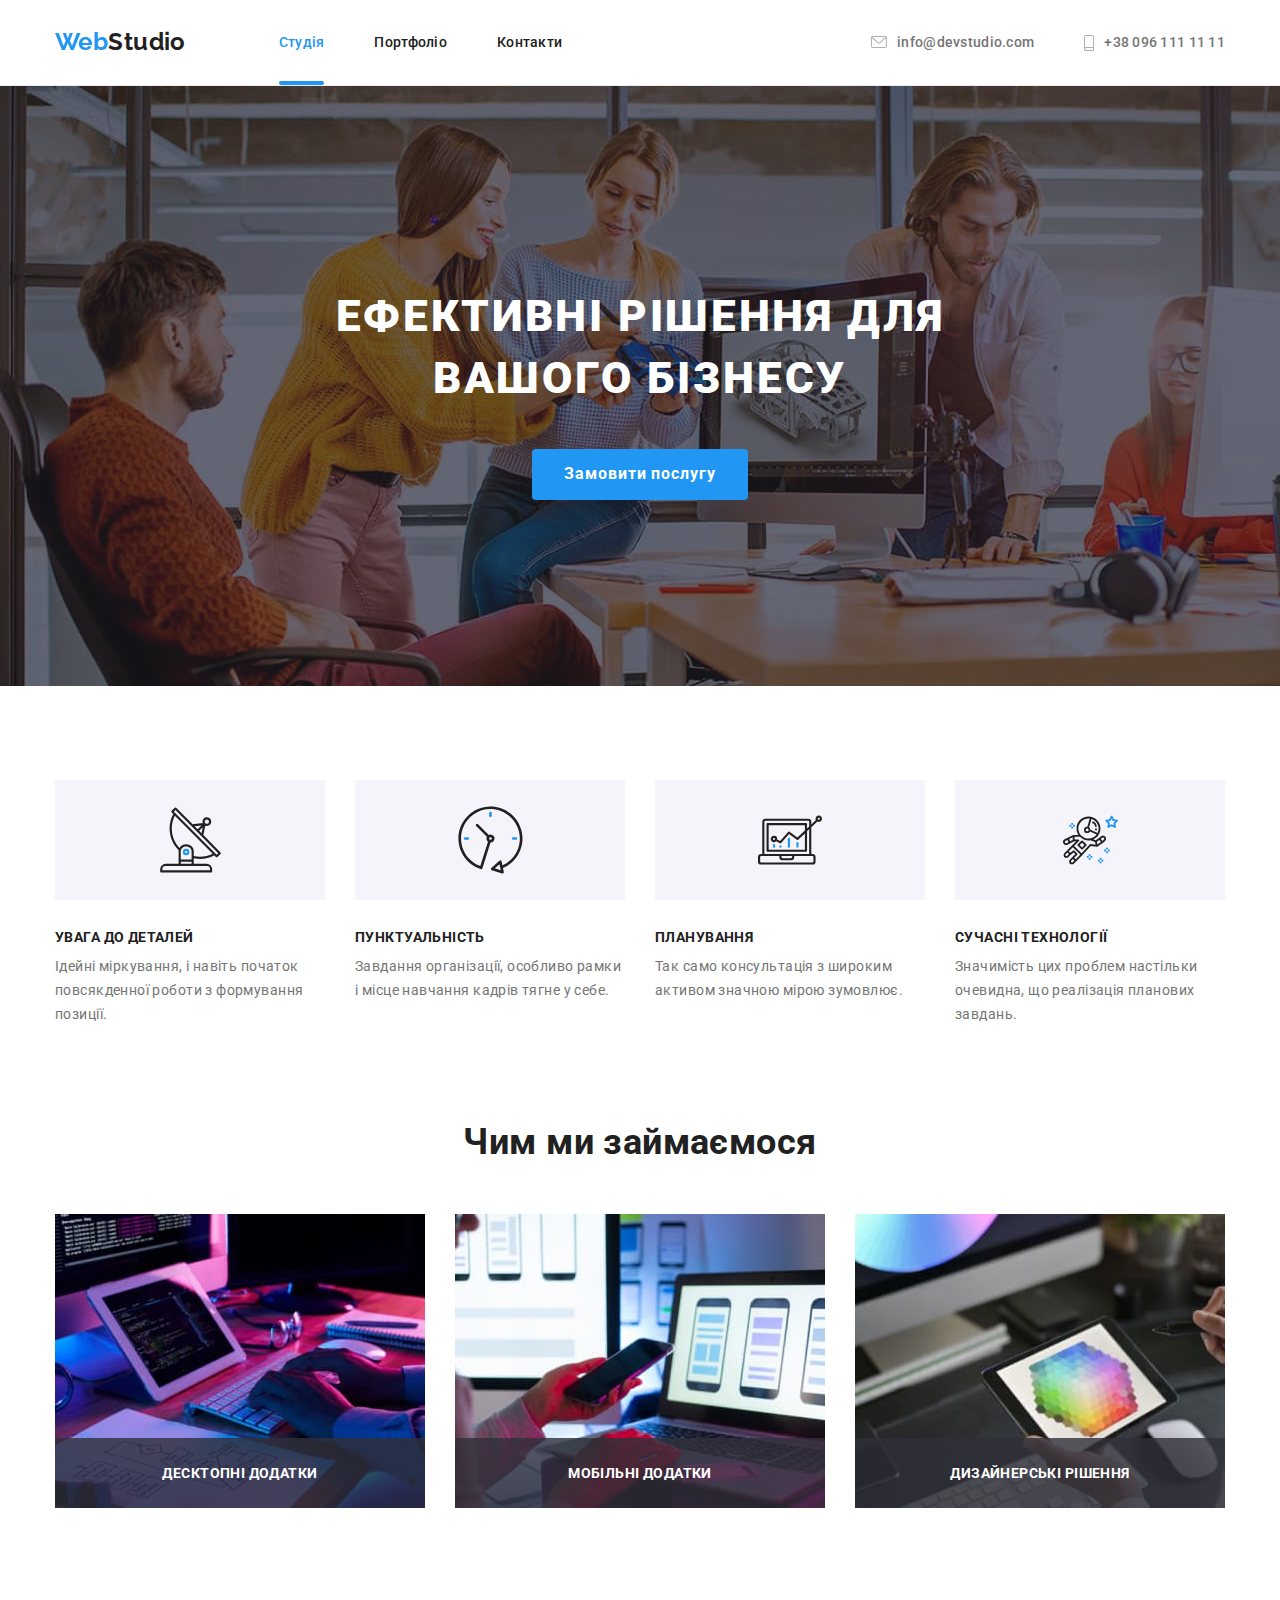
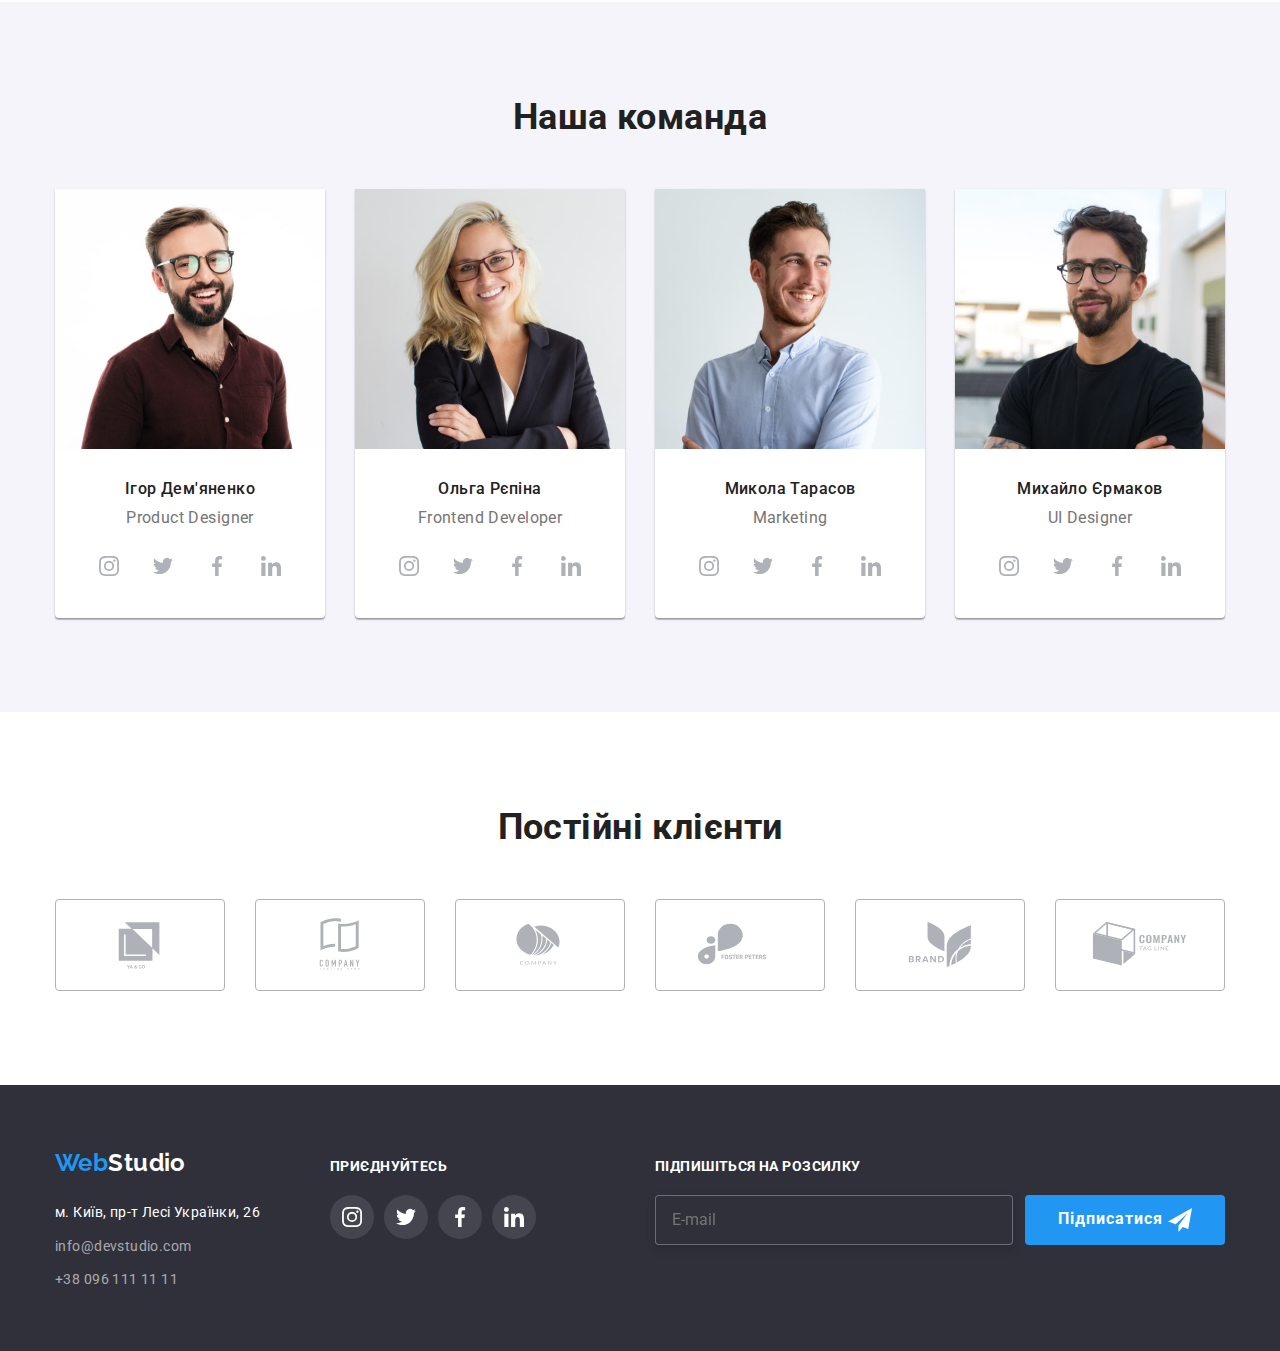
<file: index.html>
<!DOCTYPE html>
<html lang="uk">
  <head>
    <meta charset="UTF-8" />
    <meta http-equiv="X-UA-Compatible" content="IE=edge" />
    <meta name="viewport" content="width=device-width, initial-scale=1.0" />
    <link
      href="https://fonts.googleapis.com/css2?family=Raleway:wght@700&family=Roboto:wght@400;500;700;900&display=swap"
      rel="stylesheet"
    />
    <link
      rel="stylesheet"
      href="https://cdnjs.cloudflare.com/ajax/libs/modern-normalize/1.1.0/modern-normalize.min.css"
    />
    <link rel="stylesheet" href="./css/styles.css" />
    <title>Студія</title>
  </head>
  <body>
    <!--Шапка-->
    <header>
      <!--НАвігація-->
      <div class="container header-container">
        <nav>
          <div class="header-container">
            <div class="full-logo">
              <a class="logo" href="./index.html"><span class="logo-part">Web</span>Studio</a>
            </div>
            <ul class="header-list list">
              <li class="header-item">
                <a href="./index.html" class="header-link guidance curent">Студія</a>
              </li>
              <li class="header-item">
                <a href="./portfolio.html" class="header-link guidance">Портфоліо</a>
              </li>
              <li class="header-item"><a href="" class="header-link guidance">Контакти</a></li>
            </ul>
          </div>
        </nav>
        <!--Список контактної інформації-->
        <ul class="contact-list list">
          <li class="contact-item">
            <a href="mailto:info@devstudio.com" class="header-contact guidance">
              <svg class="svg-contact" width="16" height="12">
                <use href="./images/icon.svg#icon-envelope-hover"></use>
              </svg>
              info@devstudio.com</a
            >
          </li>
          <li class="contact-item">
            <a href="tel:+380961111111" class="header-contact guidance">
              <svg class="svg-contact" width="10" height="16">
                <use href="./images/icon.svg#icon-smartphone"></use>
              </svg>
              +38 096 111 11 11</a
            >
          </li>
        </ul>
      </div>
    </header>
    <!--Головний контент-->
    <main>
      <!--Заголовок-->
      <section class="hero">
        <div class="container">
          <h1 class="hero-title">Ефективні рішення для вашого бізнесу</h1>
          <button data-modal-open type="button" class="hero-tack">Замовити послугу</button>
        </div>
      </section>
      <!--Список рішень-->
      <section class="sections hidden">
        <div class="container">
          <h2 class="vissual-hidden">Інформація про компанію</h2>
          <ul class="list-hidden list">
            <li class="hidden-clause">
              <div class="button-benefits">
                <svg class="icon-antenna">
                  <use href="./images/icon.svg#icon-antenna"></use>
                </svg>
              </div>
              <h3 class="list-title">УВАГА ДО ДЕТАЛЕЙ</h3>
              <p class="list-item">
                Ідейні міркування, і навіть початок повсякденної роботи з формування позиції.
              </p>
            </li>
            <li class="hidden-clause">
              <div class="button-benefits">
                <svg class="icon-clock">
                  <use href="./images/icon.svg#icon-clock"></use>
                </svg>
              </div>
              <h3 class="list-title">ПУНКТУАЛЬНІСТЬ</h3>
              <p class="list-item">
                Завдання організації, особливо рамки і місце навчання кадрів тягне у себе.
              </p>
            </li>
            <li class="hidden-clause">
              <div class="button-benefits">
                <svg class="icon-diagram">
                  <use href="./images/icon.svg#icon-diagram"></use>
                </svg>
              </div>
              <h3 class="list-title">ПЛАНУВАННЯ</h3>
              <p class="list-item">
                Так само консультація з широким активом значною мірою зумовлює.
              </p>
            </li>
            <li class="hidden-clause">
              <div class="button-benefits">
                <svg class="icon-astronaut">
                  <use href="./images/icon.svg#icon-astronaut"></use>
                </svg>
              </div>
              <h3 class="list-title">СУЧАСНІ ТЕХНОЛОГІЇ</h3>
              <p class="list-item">
                Значимість цих проблем настільки очевидна, що реалізація планових завдань.
              </p>
            </li>
          </ul>
        </div>
      </section>
      <!--Секція чим займаємось-->
      <section class="sections">
        <div class="container">
          <h2 class="section-title">Чим ми займаємося</h2>
          <ul class="occupation list">
            <li class="occupation-item">
              <img src="images/img.jpg" alt="Людина працює на комп'ютері" width="370" />
              <div class="under">
                <h3 class="under-title">Десктопні додатки</h3>
              </div>
            </li>
            <li class="occupation-item">
              <img src="images/img1.jpg" alt="Людина працює на планшеті" width="370" />
              <div class="under">
                <h3 class="under-title">Мобільні додатки</h3>
              </div>
            </li>
            <li class="occupation-item">
              <img src="images/img2.jpg" alt="Людина працює на мобільному телефоні" width="370" />
              <div class="under">
                <h3 class="under-title">Дизайнерські рішення</h3>
              </div>
            </li>
          </ul>
        </div>
      </section>
      <!--Команда, співробітники-->
      <section class="team sections">
        <div class="container">
          <h2 class="section-title">Наша команда</h2>
          <ul class="team-list list">
            <li class="team-list-item">
              <img src="images/img3.jpg" alt="Фото співробітника" width="270" />
              <div class="team-name">
                <h3 class="team-title">Ігор Дем'яненко</h3>
                <p class="team-item">Product Designer</p>
                <ul class="list social">
                  <li class="social-item">
                    <a class="social-link" href="">
                      <svg class="social-icon" width="20" height="20">
                        <use href="./images/icon.svg#icon-instagram"></use>
                      </svg>
                    </a>
                  </li>
                  <li class="social-item">
                    <a class="social-link" href="">
                      <svg class="social-icon" width="20" height="20">
                        <use href="./images/icon.svg#icon-twitter"></use>
                      </svg>
                    </a>
                  </li>
                  <li class="social-item">
                    <a class="social-link" href="">
                      <svg class="social-icon" width="20" height="20">
                        <use href="./images/icon.svg#icon-facebook "></use>
                      </svg>
                    </a>
                  </li>
                  <li class="social-item">
                    <a class="social-link" href="">
                      <svg class="social-icon" width="20" height="20">
                        <use href="./images/icon.svg#icon-linkedin "></use>
                      </svg>
                    </a>
                  </li>
                </ul>
              </div>
            </li>
            <li class="team-list-item">
              <img src="images/img4.jpg" alt="Фото співробітника" width="270" />
              <div class="team-name">
                <h3 class="team-title">Ольга Рєпіна</h3>
                <p class="team-item">Frontend Developer</p>
                <ul class="list social">
                  <li class="social-item">
                    <a class="social-link" href="">
                      <svg class="social-icon" width="20" height="20">
                        <use href="./images/icon.svg#icon-instagram"></use>
                      </svg>
                    </a>
                  </li>
                  <li class="social-item">
                    <a class="social-link" href="">
                      <svg class="social-icon" width="20" height="20">
                        <use href="./images/icon.svg#icon-twitter"></use>
                      </svg>
                    </a>
                  </li>
                  <li class="social-item">
                    <a class="social-link" href="">
                      <svg class="social-icon" width="20" height="20">
                        <use href="./images/icon.svg#icon-facebook "></use>
                      </svg>
                    </a>
                  </li>
                  <li class="social-item">
                    <a class="social-link" href="">
                      <svg class="social-icon" width="20" height="20">
                        <use href="./images/icon.svg#icon-linkedin "></use>
                      </svg>
                    </a>
                  </li>
                </ul>
              </div>
            </li>
            <li class="team-list-item">
              <img src="images/img5.jpg" alt="Фото співробітника" width="270" />
              <div class="team-name">
                <h3 class="team-title">Микола Тарасов</h3>
                <p class="team-item">Marketing</p>
                <ul class="list social">
                  <li class="social-item">
                    <a class="social-link" href="">
                      <svg class="social-icon" width="20" height="20">
                        <use href="./images/icon.svg#icon-instagram"></use>
                      </svg>
                    </a>
                  </li>
                  <li class="social-item">
                    <a class="social-link" href="">
                      <svg class="social-icon" width="20" height="20">
                        <use href="./images/icon.svg#icon-twitter"></use>
                      </svg>
                    </a>
                  </li>
                  <li class="social-item">
                    <a class="social-link" href="">
                      <svg class="social-icon" width="20" height="20">
                        <use href="./images/icon.svg#icon-facebook "></use>
                      </svg>
                    </a>
                  </li>
                  <li class="social-item">
                    <a class="social-link" href="">
                      <svg class="social-icon" width="20" height="20">
                        <use href="./images/icon.svg#icon-linkedin "></use>
                      </svg>
                    </a>
                  </li>
                </ul>
              </div>
            </li>
            <li class="team-list-item">
              <img src="images/img6.jpg" alt="Фото співробітника" width="270" />
              <div class="team-name">
                <h3 class="team-title">Михайло Єрмаков</h3>
                <p class="team-item">UI Designer</p>
                <ul class="list social">
                  <li class="social-item">
                    <a class="social-link" href="">
                      <svg class="social-icon" width="20" height="20">
                        <use href="./images/icon.svg#icon-instagram"></use>
                      </svg>
                    </a>
                  </li>
                  <li class="social-item">
                    <a class="social-link" href="">
                      <svg class="social-icon" width="20" height="20">
                        <use href="./images/icon.svg#icon-twitter"></use>
                      </svg>
                    </a>
                  </li>
                  <li class="social-item">
                    <a class="social-link" href="">
                      <svg class="social-icon" width="20" height="20">
                        <use href="./images/icon.svg#icon-facebook "></use>
                      </svg>
                    </a>
                  </li>
                  <li class="social-item">
                    <a class="social-link" href="">
                      <svg class="social-icon" width="20" height="20">
                        <use href="./images/icon.svg#icon-linkedin "></use>
                      </svg>
                    </a>
                  </li>
                </ul>
              </div>
            </li>
          </ul>
        </div>
      </section>
      <!-- Постійні клієнти -->
      <section class="sections">
        <div class="container">
          <h2 class="section-title">Постійні клієнти</h2>
          <ul class="list client">
            <li class="client-item">
              <a href="" class="client-link">
                <svg class="svg-client" width="106px" height="60px">
                  <use href="./images/icon.svg#icon-ya-co"></use>
                </svg>
              </a>
            </li>
            <li class="client-item">
              <a href="" class="client-link">
                <svg class="svg-client" width="106px" height="60px">
                  <use href="./images/icon.svg#icon-tageline-here"></use>
                </svg>
              </a>
            </li>
            <li class="client-item">
              <a href="" class="client-link">
                <svg class="svg-client" width="106px" height="60px">
                  <use href="./images/icon.svg#icon-company"></use>
                </svg>
              </a>
            </li>
            <li class="client-item">
              <a href="" class="client-link">
                <svg class="svg-client" width="106px" height="60px">
                  <use href="./images/icon.svg#icon-foster-peters"></use>
                </svg>
              </a>
            </li>
            <li class="client-item">
              <a href="" class="client-link">
                <svg class="svg-client" width="106px" height="60px">
                  <use href="./images/icon.svg#icon-brand"></use>
                </svg>
              </a>
            </li>
            <li class="client-item">
              <a href="" class="client-link">
                <svg class="svg-client" width="106px" height="60px">
                  <use href="./images/icon.svg#icon-tageline"></use>
                </svg>
              </a>
            </li>
          </ul>
        </div>
      </section>
    </main>
    <!--Контактна інформація-->
    <footer class="footer-title">
      <div class="container">
        <div>
          <div class="footer-logo-full">
            <a class="logo-footer" href="./index.html"
              ><span class="logo-part guidance">Web</span>Studio</a
            >
          </div>
          <address class="fotter-style">
            <ul class="list">
              <li class="footer-item">
                <a href="https://goo.gl/maps/uAzWxjjSuKX4QgEQA" class="footer-link guidance"
                  >м. Київ, пр-т Лесі Українки, 26</a
                >
              </li>
              <li class="footer-item">
                <a href="mailto:info@devstudio.com" class="footer-contact guidance"
                  >info@devstudio.com</a
                >
              </li>
              <li>
                <a href="tel:+380961111111" class="footer-contact guidance">+38 096 111 11 11</a>
              </li>
            </ul>
          </address>
        </div>
        <div class="footer-join">
          <p class="join-title">Приєднуйтесь</p>
          <ul class="list join">
            <li class="join-item">
              <a class="join-link" href="">
                <svg class="join-icon" width="20" height="20">
                  <use href="./images/icon.svg#icon-instagram"></use>
                </svg>
              </a>
            </li>
            <li class="join-item">
              <a class="join-link" href="">
                <svg class="join-icon" width="20" height="20">
                  <use href="./images/icon.svg#icon-twitter"></use>
                </svg>
              </a>
            </li>
            <li class="join-item">
              <a class="join-link" href="">
                <svg class="join-icon" width="20" height="20">
                  <use href="./images/icon.svg#icon-facebook "></use>
                </svg>
              </a>
            </li>
            <li class="join-item">
              <a class="join-link" href="">
                <svg class="join-icon" width="20" height="20">
                  <use href="./images/icon.svg#icon-linkedin "></use>
                </svg>
              </a>
            </li>
          </ul>
        </div>
        <div class="footer-subscription">
          <form>
            <p class="join-title">Підпишіться на розсилку</p>
            <div class="join-part">
              <label for="mailfor"></label>
              <input
                type="email"
                name="mail"
                id="mailfor"
                placeholder="E-mail"
                class="input-footer"
              />
              <button type="submit" class="btn-footer">
                Підписатися
                <svg class="btn-footer-icon" width="24" height="24">
                  <use href="./images/icon.svg#icon-send"></use>
                </svg>
              </button>
            </div>
          </form>
        </div>
      </div>
    </footer>
    <div data-modal class="backdrop is-hidden">
      <div class="modal">
        <button data-modal-close class="close-modal">
          <svg class="svg-img" width="18" height="18">
            <use class="svg-modal" href="./images/icon.svg#icon-close" width="18" height="18"></use>
          </svg>
        </button>
        <form>
          <h2 class="modal-title">Залиште свої дані, ми вам передзвонимо</h2>
          <div>
            <div class="form-fild">
              <label class="form-title" for="name">Ім'я</label>
              <div class="input-wrap">
                <svg class="svg-img-modal" width="18" height="18">
                  <use
                    class="svg-modal-fild"
                    href="./images/icon.svg#icon-mperson"
                    width="18"
                    height="18"
                  ></use>
                </svg>
                <input type="text" name="user-name" id="name" />
              </div>
            </div>
            <div class="form-fild">
              <label class="form-title" for="tel">Телефон</label>
              <div class="input-wrap">
                <svg class="svg-img-modal" width="18" height="18">
                  <use
                    class="svg-modal-fild"
                    href="./images/icon.svg#icon-mphone"
                    width="18"
                    height="18"
                  ></use>
                </svg>
                <input type="tel" name="tel" id="tel" />
              </div>
            </div>
            <div class="form-fild">
              <label class="form-title" for="mail">Пошта</label>
              <div class="input-wrap">
                <svg class="svg-img-modal" width="18" height="18">
                  <use
                    class="svg-modal-fild"
                    href="./images/icon.svg#icon-memail"
                    width="18"
                    height="18"
                  ></use>
                </svg>
                <input type="email" name="email" id="mail" />
              </div>
            </div>
            <div class="form-fild coments">
              <label class="form-title" for="Comment">Коментар</label>
              <textarea name="Comment" id="Comment" cols="30" rows="10"></textarea>
            </div>
            <div class="agree-fild">
              <label class="agree" for="agree">
                <input class="checkbox-hidden" type="checkbox" name="agree" id="agree" />
                <span class="icon">
                  <svg width="18px" height="18px">
                    <use class="svg-modal-check" href="./images/icon.svg#icon-check"></use>
                  </svg>
                </span>
                Погоджуюся з розсилкою та приймаю <a class="agree-link" href="">Умови договору</a>
              </label>
            </div>
            <button class="btn-mjoin" type="submit">Відправити</button>
          </div>
        </form>
      </div>
    </div>
    <script src="./js/modal.js"></script>
  </body>
</html>
</file>
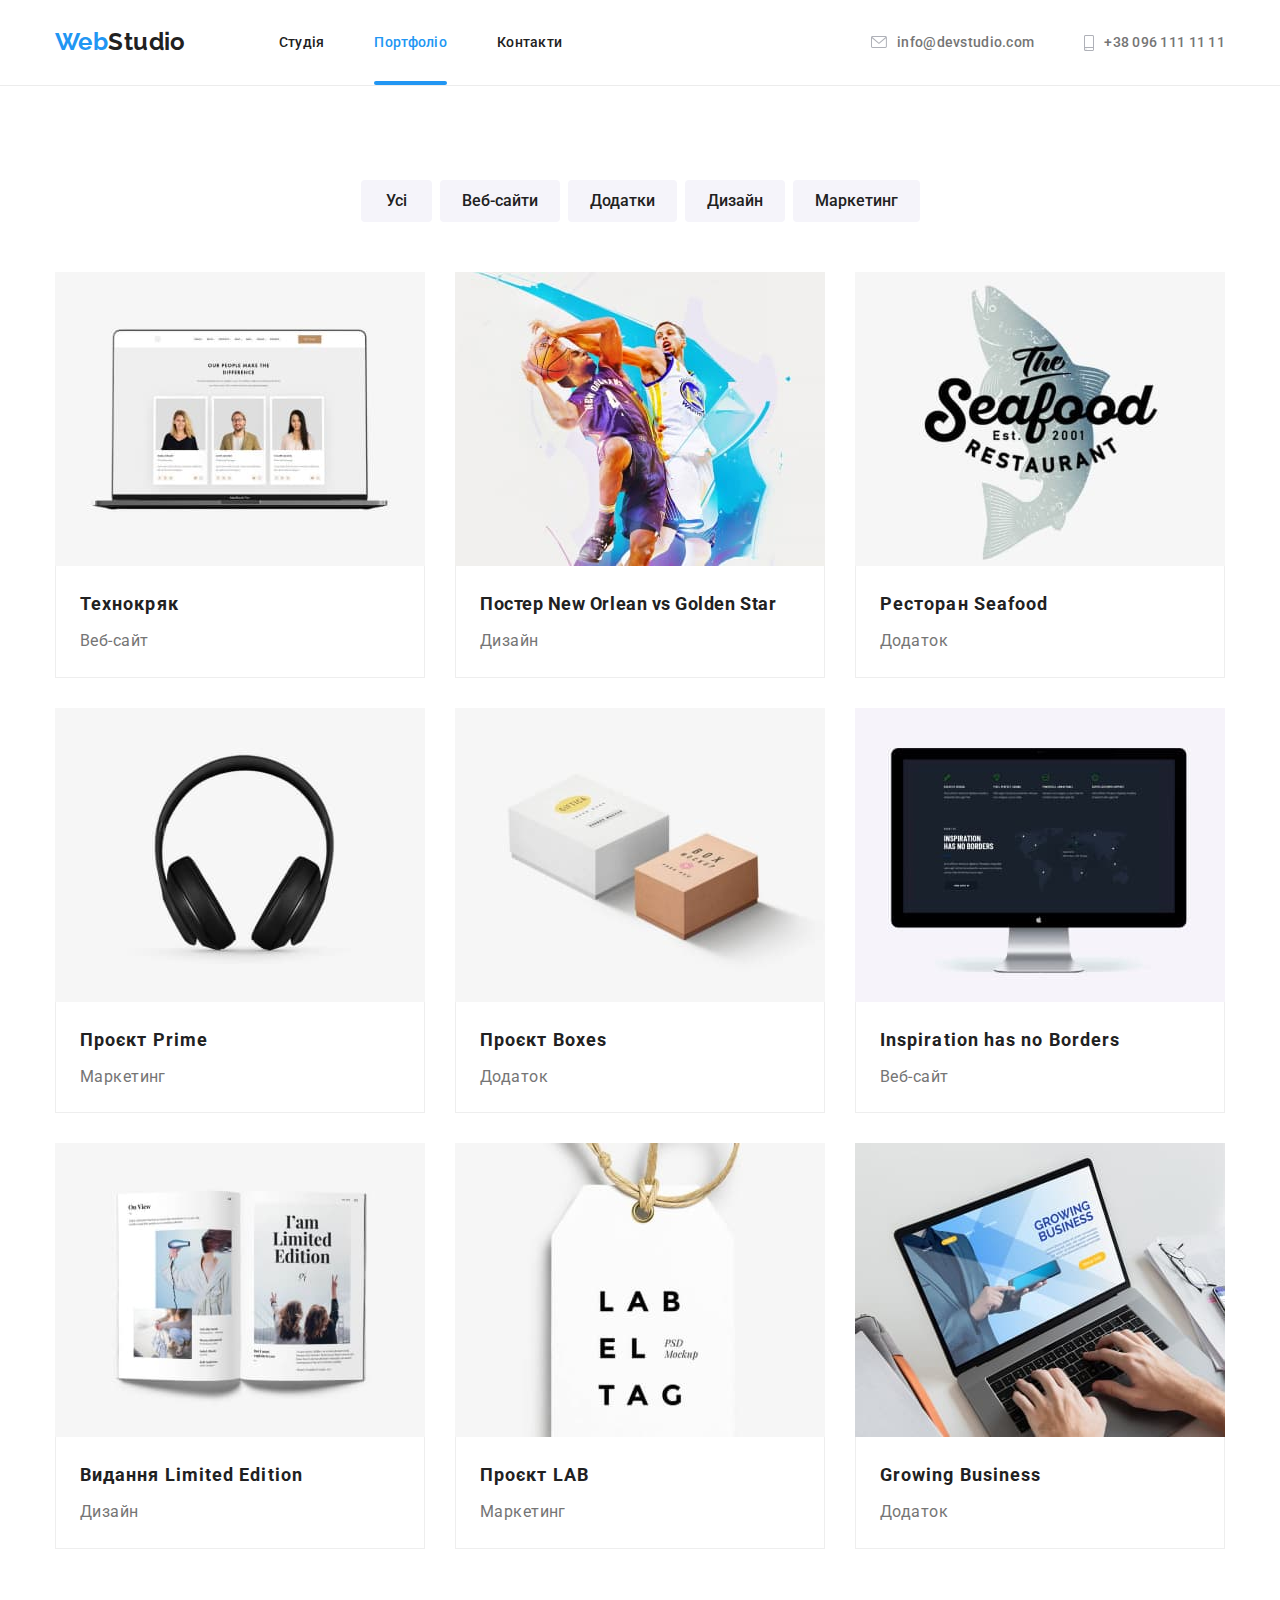
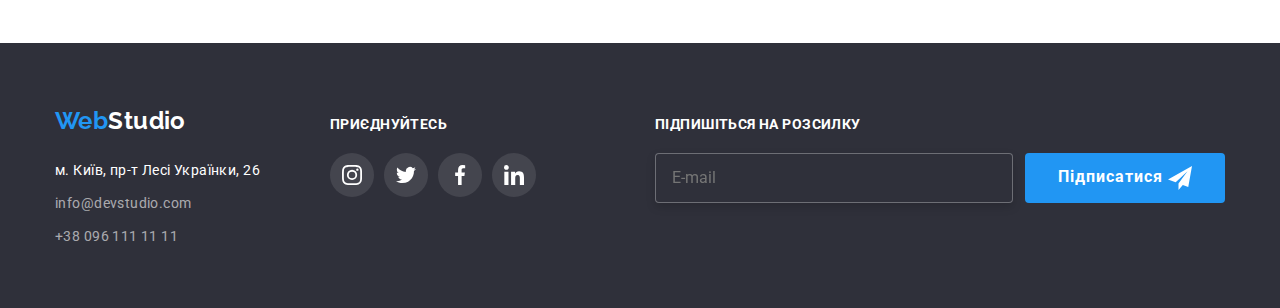
<file: portfolio.html>
<!DOCTYPE html>
<html lang="uk">
  <head>
    <meta charset="UTF-8" />
    <meta http-equiv="X-UA-Compatible" content="IE=edge" />
    <meta name="viewport" content="width=device-width, initial-scale=1.0" />
    <link
      href="https://fonts.googleapis.com/css2?family=Raleway:wght@700&family=Roboto:wght@400;500;700;900&display=swap"
      rel="stylesheet"
    />
    <link
      rel="stylesheet"
      href="https://cdnjs.cloudflare.com/ajax/libs/modern-normalize/1.1.0/modern-normalize.min.css"
    />
    <link rel="stylesheet" href="./css/styles.css" />
    <title>Портфоліо</title>
  </head>

  <body>
    <!--Шапка-->
    <header>
      <!--НАвігація-->
      <div class="container header-container">
        <nav>
          <div class="header-container">
            <div class="full-logo">
              <a class="logo" href="./index.html"><span class="logo-part">Web</span>Studio</a>
            </div>
            <ul class="header-list list">
              <li class="header-item">
                <a href="./index.html" class="header-link guidance">Студія</a>
              </li>
              <li class="header-item">
                <a href="./portfolio.html" class="header-link guidance curent">Портфоліо</a>
              </li>
              <li class="header-item"><a href="" class="header-link guidance">Контакти</a></li>
            </ul>
          </div>
        </nav>
        <!--Список контактної інформації-->
        <ul class="contact-list list">
          <li class="contact-item">
            <a href="mailto:info@devstudio.com" class="header-contact guidance">
              <svg class="svg-contact" width="16" height="12">
                <use href="./images/icon.svg#icon-envelope-hover"></use>
              </svg>
              info@devstudio.com</a
            >
          </li>
          <li class="contact-item">
            <a href="tel:+380961111111" class="header-contact guidance">
              <svg class="svg-contact" width="10" height="16">
                <use href="./images/icon.svg#icon-smartphone"></use>
              </svg>
              +38 096 111 11 11</a
            >
          </li>
        </ul>
      </div>
    </header>
    <!--Головний контент-->
    <main>
      <!--Portfolio section-->
      <section class="sections">
        <div class="container btn">
          <h1 class="vissual-hidden">Портфоліо</h1>
          <ul class="btn-set list">
            <li class="btn-item">
              <button type="button" class="portfolio-tack portfolio-guidance first">Усі</button>
            </li>
            <li class="btn-item">
              <button type="button" class="portfolio-tack portfolio-guidance">Веб-сайти</button>
            </li>
            <li class="btn-item">
              <button type="button" class="portfolio-tack portfolio-guidance">Додатки</button>
            </li>
            <li class="btn-item">
              <button type="button" class="portfolio-tack portfolio-guidance">Дизайн</button>
            </li>
            <li class="btn-item">
              <button type="button" class="portfolio-tack portfolio-guidance">Маркетинг</button>
            </li>
          </ul>

          <ul class="list card-set">
            <li class="card-item">
              <a href="" class="card-link-portfolio">
                <img class="img-card" src="./images/laptop.jpg" alt="ноутбук" width="370" />
                <div class="card-part">
                  <h2 class="portfolio-subtitle">Технокряк</h2>
                  <p class="portfolio-item">Веб-сайт</p>
                </div>
                <div class="overlay-card">
                  <div class="overlay-card-move">
                    <p class="overlay-text">
                      Ресурс пропонує комплексні пропозиції з різним рівнем функціоналу та сервісів.
                      Все це дозволить відвідувачу отримати вичерпні відомості про компанію чи
                      приватну особу.
                    </p>
                  </div>
                </div>
              </a>
            </li>
            <li class="card-item">
              <a href="" class="card-link-portfolio">
                <img src="./images/basketball-players.jpg" alt="баскетболісти" width="370" />
                <div class="card-part">
                  <h2 class="portfolio-subtitle-part">Постер New Orlean vs Golden Star</h2>
                  <p class="portfolio-item">Дизайн</p>
                </div>
                <div class="overlay-card">
                  <div class="overlay-card-move">
                    <p class="overlay-text">
                      Lorem ipsum dolor sit amet consectetur adipisicing elit. Facilis tempore aut
                      nisi suscipit asperiores velit et dolores labore quia quidem?
                    </p>
                  </div>
                </div>
              </a>
            </li>
            <li class="card-item">
              <a href="" class="card-link-portfolio">
                <img src="./images/seafood.jpg" alt="назва ресторану" width="370" />
                <div class="card-part">
                  <h2 class="portfolio-subtitle">Ресторан Seafood</h2>
                  <p class="portfolio-item">Додаток</p>
                </div>
                <div class="overlay-card">
                  <div class="overlay-card-move">
                    <p class="overlay-text">
                      Lorem ipsum dolor sit amet consectetur adipisicing elit. Facilis tempore aut
                      nisi suscipit asperiores velit et dolores labore quia quidem?
                    </p>
                  </div>
                </div>
              </a>
            </li>
            <li class="card-item">
              <a href="" class="card-link-portfolio">
                <img src="./images/headphone.jpg" alt="навушники" width="370" />
                <div class="card-part">
                  <h2 class="portfolio-subtitle">Проєкт Prime</h2>
                  <p class="portfolio-item">Маркетинг</p>
                </div>
                <div class="overlay-card">
                  <div class="overlay-card-move">
                    <p class="overlay-text">
                      Lorem ipsum dolor sit amet consectetur adipisicing elit. Facilis tempore aut
                      nisi suscipit asperiores velit et dolores labore quia quidem?
                    </p>
                  </div>
                </div>
              </a>
            </li>
            <li class="card-item">
              <a href="" class="card-link-portfolio">
                <img src="./images/boxes.jpg" alt="коробки" width="370" />
                <div class="card-part">
                  <h2 class="portfolio-subtitle">Проєкт Boxes</h2>
                  <p class="portfolio-item">Додаток</p>
                </div>
                <div class="overlay-card">
                  <div class="overlay-card-move">
                    <p class="overlay-text">
                      Lorem ipsum dolor sit amet consectetur adipisicing elit. Facilis tempore aut
                      nisi suscipit asperiores velit et dolores labore quia quidem?
                    </p>
                  </div>
                </div>
              </a>
            </li>
            <li class="card-item">
              <a href="" class="card-link-portfolio">
                <img src="./images/monitor.jpg" alt="монітор" width="370" />
                <div class="card-part">
                  <h2 class="portfolio-subtitle">Inspiration has no Borders</h2>
                  <p class="portfolio-item">Веб-сайт</p>
                </div>
                <div class="overlay-card">
                  <div class="overlay-card-move">
                    <p class="overlay-text">
                      Lorem ipsum dolor sit amet consectetur adipisicing elit. Facilis tempore aut
                      nisi suscipit asperiores velit et dolores labore quia quidem?
                    </p>
                  </div>
                </div>
              </a>
            </li>
            <li class="card-item">
              <a href="" class="card-link-portfolio">
                <img src="./images/book.jpg" alt="книга" width="370" />
                <div class="card-part">
                  <h2 class="portfolio-subtitle">Видання Limited Edition</h2>
                  <p class="portfolio-item">Дизайн</p>
                </div>
                <div class="overlay-card">
                  <div class="overlay-card-move">
                    <p class="overlay-text">
                      Lorem ipsum dolor sit amet consectetur adipisicing elit. Facilis tempore aut
                      nisi suscipit asperiores velit et dolores labore quia quidem?
                    </p>
                  </div>
                </div>
              </a>
            </li>
            <li class="card-item">
              <a href="" class="card-link-portfolio">
                <img src="./images/tag.jpg" alt="лейба" width="370" />
                <div class="card-part">
                  <h2 class="portfolio-subtitle">Проєкт LAB</h2>
                  <p class="portfolio-item">Маркетинг</p>
                </div>
                <div class="overlay-card">
                  <div class="overlay-card-move">
                    <p class="overlay-text">
                      Lorem ipsum dolor sit amet consectetur adipisicing elit. Facilis tempore aut
                      nisi suscipit asperiores velit et dolores labore quia quidem?
                    </p>
                  </div>
                </div>
              </a>
            </li>
            <li class="card-item">
              <a href="" class="card-link-portfolio">
                <img src="./images/laptop-with-hands.jpg" alt="ноутбук та руки" width="370" />
                <div class="card-part">
                  <h2 class="portfolio-subtitle">Growing Business</h2>
                  <p class="portfolio-item">Додаток</p>
                </div>
                <div class="overlay-card">
                  <div class="overlay-card-move">
                    <p class="overlay-text">
                      Lorem ipsum dolor sit amet consectetur adipisicing elit. Facilis tempore aut
                      nisi suscipit asperiores velit et dolores labore quia quidem?
                    </p>
                  </div>
                </div>
              </a>
            </li>
          </ul>
        </div>
      </section>
    </main>

    <!--Контактна інформація-->
    <footer class="footer-title">
      <div class="container">
        <div>
          <div class="footer-logo-full">
            <a class="logo-footer" href="./index.html"
              ><span class="logo-part guidance">Web</span>Studio</a
            >
          </div>
          <address class="fotter-style">
            <ul class="list">
              <li class="footer-item">
                <a href="https://goo.gl/maps/uAzWxjjSuKX4QgEQA" class="footer-link guidance"
                  >м. Київ, пр-т Лесі Українки, 26</a
                >
              </li>
              <li class="footer-item">
                <a href="mailto:info@devstudio.com" class="footer-contact guidance"
                  >info@devstudio.com</a
                >
              </li>
              <li>
                <a href="tel:+380961111111" class="footer-contact guidance">+38 096 111 11 11</a>
              </li>
            </ul>
          </address>
        </div>
        <div class="footer-join">
          <p class="join-title">Приєднуйтесь</p>
          <ul class="list join">
            <li class="join-item">
              <a class="join-link" href="">
                <svg class="join-icon" width="20" height="20">
                  <use href="./images/icon.svg#icon-instagram"></use>
                </svg>
              </a>
            </li>
            <li class="join-item">
              <a class="join-link" href="">
                <svg class="join-icon" width="20" height="20">
                  <use href="./images/icon.svg#icon-twitter"></use>
                </svg>
              </a>
            </li>
            <li class="join-item">
              <a class="join-link" href="">
                <svg class="join-icon" width="20" height="20">
                  <use href="./images/icon.svg#icon-facebook "></use>
                </svg>
              </a>
            </li>
            <li class="join-item">
              <a class="join-link" href="">
                <svg class="join-icon" width="20" height="20">
                  <use href="./images/icon.svg#icon-linkedin "></use>
                </svg>
              </a>
            </li>
          </ul>
        </div>
        <div class="footer-subscription">
          <form>
            <p class="join-title">Підпишіться на розсилку</p>
            <div class="join-part">
              <label for="mailfor"></label>
              <input
                type="email"
                name="user-name"
                id="mailfor"
                placeholder="E-mail"
                class="input-footer"
              />
              <button type="submit" class="btn-footer">
                Підписатися
                <svg class="btn-footer-icon" width="24" height="24">
                  <use href="./images/icon.svg#icon-send"></use>
                </svg>
              </button>
            </div>
          </form>
        </div>
      </div>
    </footer>
  </body>
</html>
</file>
<file: css/styles.css>
:root {
  --accent-color: #2196f3;
  --background-color: #2f303a;
  --color-white: #ffffff;
  --color-text: #212121;
  --color-p: #757575;
  --background-team: #f5f4fa;
  --border-color: #afb1b8;
  --card-set-gap: 30px;
  --footer-border-color: rgba(255, 255, 255, 0.1);
  --under-bgc: rgba(47, 48, 58, 0.8);
  --modal-bgc: rgba(0, 0, 0, 0.2);
}

h1,
h2,
h3,
h4,
h5,
h6,
/* ul, */
p {
  margin: 0 auto;
}

img {
  display: block;
  max-width: 100%;
  height: auto;
}

.list {
  padding: 0;
  margin: 0;
  list-style: none;
}

body {
  background-color: var(--color-white);
  font-family: 'Roboto', sans-serif;
  color: var(--color-text);
  font-size: 14px;
  line-height: 1.2;
  letter-spacing: 0.03em;
}

.container {
  width: 1200px;
  margin-left: auto;
  margin-right: auto;
  padding: 0px 15px;
}

* {
  list-style: none;
}

a {
  text-decoration: none;
}

/* header */
header {
  border-bottom: 1px solid #ececec;
}
.header-container {
  display: flex;
  align-items: center;
}
.hero {
  background-color: var(--background-color);
  padding: 200px 0;
}

.full-logo {
  padding: 24px 0 25px 0;
  margin-right: 93px;
}
.logo {
  color: var(--color-text);
  font-family: 'Raleway', sans-serif;
  font-weight: 700;
  font-size: 24px;
  line-height: 1.5;
}

.guidance.curent {
  color: var(--accent-color);
}

.curent {
  position: relative;
}

.curent::after {
  content: '';

  position: absolute;
  bottom: -30px;

  display: block;
  width: 100%;
  height: 4px;

  border-radius: 2px;
  background-color: var(--accent-color);
}

.guidance:focus,
.guidance:hover,
.logo-part {
  color: var(--accent-color);
}

.contact-item .guidance:focus .svg-contact,
.contact-item .guidance:hover .svg-contact {
  fill: var(--accent-color);
}

.header-list {
  display: flex;
}

.header-item:not(:first-child) {
  margin-left: 50px;
}

.header-link {
  color: var(--color-text);
  padding: 5px 0px;
  font-weight: 500;
  letter-spacing: 0.02em;
  transition: color 250ms cubic-bezier(0.4, 0, 0.2, 1);
}

.header-contact {
  display: flex;
  align-items: center;
  color: var(--color-p);
  font-weight: 500;
  line-height: 1.1;
  letter-spacing: 0.02em;
  transition: color 250ms cubic-bezier(0.4, 0, 0.2, 1);
}

.svg-contact {
  fill: var(--border-color);
  margin-right: 10px;
  transition: fill 250ms cubic-bezier(0.4, 0, 0.2, 1);
}

.icon-smartphone {
  margin-right: 10px;
  width: 10px;
  height: 16px;
}

.header-item.header-link,
.contact-item.header-contact {
  padding: 32px 0;
}

.contact-list {
  display: flex;
  margin-left: auto;
}

.contact-item:not(:first-child) {
  margin-left: 50px;
}

/* Головний контент */
.hero {
  max-width: 1600px;
  height: 600px;
  margin-left: auto;
  margin-right: auto;
  background-image: linear-gradient(to right, rgba(47, 48, 58, 0.4), rgba(47, 48, 58, 0.4)),
    url(../images/hero.jpg);
  background-size: cover;
  background-repeat: no-repeat;
}

.hero-title {
  color: var(--color-white);
  font-weight: 900;
  font-size: 44px;
  line-height: 1.4;
  text-align: center;
  letter-spacing: 0.06em;
  text-transform: uppercase;
  width: 696px;
  margin-bottom: 40px;
}
/* кнопка */
.hero-tack {
  color: var(--color-white);
  background-color: var(--accent-color);
  font-family: inherit;
  font-weight: 700;
  font-size: 16px;
  line-height: 1.9;
  display: flex;
  margin: 0 auto;
  text-align: center;
  letter-spacing: 0.06em;
  cursor: pointer;
  padding: 10px 32px;
  border: none;
  border-radius: 4px;
}

/* Секція  Список рішень*/
.sections {
  padding: 94px 0;
}
.hidden {
  padding-bottom: 0;
}
.vissual-hidden {
  position: absolute;
  white-space: nowrap;
  width: 1px;
  height: 1px;
  overflow: hidden;
  border: 0;
  padding: 0;
  clip: rect(0 0 0 0);
  clip-path: inset(50%);
  margin: -1px;
}

.list-hidden {
  display: flex;
}

.list-title {
  font-weight: 700;
  line-height: 1.1;
  font-size: 14px;
  text-transform: uppercase;
  margin: 30px 0 10px 0;
}

.list-item {
  color: var(--color-p);
  line-height: 1.7;
  width: 270px;
}

.hidden-clause:not(:first-child) {
  margin-left: 30px;
}
.button-benefits {
  display: flex;
  align-items: center;
  justify-content: center;
  border: none;
  background-color: var(--background-team);
  width: 270px;
  height: 120px;
}
.icon-antenna {
  width: 65px;
  height: 70px;
}

.icon-clock {
  width: 67px;
  height: 70px;
}

.icon-diagram {
  width: 70px;
  height: 64px;
}

.icon-astronaut {
  width: 55px;
  height: 60px;
}

/*Секція чим займаємось*/

.occupation {
  display: flex;
}

.section-title {
  font-weight: 700;
  font-size: 36px;
  line-height: 1.2;
  text-align: center;
  margin-bottom: 50px;
}
.occupation-item {
  flex-basis: calc((100%-60px) / 3);
  position: relative;
}
.occupation-item:not(:first-child) {
  margin-left: 30px;
}

.under {
  display: flex;
  background-color: var(--under-bgc);
  position: absolute;
  width: 370px;
  height: 70px;
  bottom: 0;
}

.under-title {
  display: flex;
  justify-content: center;
  align-items: center;
  font-weight: 700;
  font-size: 14px;
  line-height: 16px;
  text-transform: uppercase;
  color: var(--color-white);
}

/* Секція Команда, співробітники */

.team {
  background-color: var(--background-team);
}

.team-title {
  font-weight: 500;
  font-size: 16px;
  line-height: 1.2;
  text-align: center;
  margin-bottom: 10px;
}

.team-list {
  display: flex;
}

.team-list-item {
  flex-basis: calc((100%-90px) / 4);
  background-color: var(--color-white);
  border-radius: 0px 0px 4px 4px;
  box-shadow: 0px 1px 3px rgba(0, 0, 0, 0.12), 0px 1px 1px rgba(0, 0, 0, 0.14),
    0px 2px 1px rgba(0, 0, 0, 0.2);
}
.team-list-item:not(:first-child) {
  margin-left: 30px;
}

.team-name {
  padding: 30px 0;
}

.team-item {
  color: var(--color-p);
  font-size: 16px;
  line-height: 1.2;
  text-align: center;
}

.social {
  margin-top: 16px;
  display: flex;
  justify-content: center;
}

.social-item:not(:first-child) {
  margin-left: 10px;
}

.social-link {
  display: flex;
  align-items: center;
  justify-content: center;
  width: 44px;
  height: 44px;
  border-radius: 50%;
  border: none;
  transition: background-color 250ms cubic-bezier(0.4, 0, 0.2, 1);
}

.team .social-icon {
  display: inline-block;
  fill: var(--border-color);
  transition: fill 250ms cubic-bezier(0.4, 0, 0.2, 1);
}

.social-link:hover,
.social-link:focus {
  background-color: var(--accent-color);
}

.social-link:hover .social-icon,
.social-link:focus .social-icon {
  fill: var(--color-white);
}

/* Постійні клієнти */

.client {
  display: flex;
  justify-content: center;
}

.client-item {
  width: 170px;
  height: 92px;
}
.client-link {
  width: 100%;
  height: 100%;
  display: flex;
  justify-content: center;
  align-items: center;
  border-radius: 4px;
  border: 1px solid var(--border-color);
  transition: border-color 250ms cubic-bezier(0.4, 0, 0.2, 1);
}

.svg-client {
  fill: var(--border-color);
  transition: fill 250ms cubic-bezier(0.4, 0, 0.2, 1);
}

li.client-item:not(:first-child) {
  margin-left: 30px;
}

.client-link:hover,
.client-link:focus {
  border-color: var(--accent-color);
}

.client-link:hover .svg-client,
.client-link:focus .svg-client {
  fill: var(--accent-color);
}

/* Footer */

.footer-title {
  background-color: var(--background-color);
  padding: 60px 0;
}

.footer-title .container {
  display: flex;
  align-items: baseline;
}

.footer-logo-full {
  margin-bottom: 20px;
}

.logo-footer {
  color: var(--color-white);
  font-family: 'Raleway';
  font-weight: 700;
  font-size: 24px;
  line-height: 1.5;
}

.footer-item {
  margin-bottom: 9px;
}

.footer-link {
  line-height: 1.7;
  color: var(--color-white);
  transition: color 250ms cubic-bezier(0.4, 0, 0.2, 1);
}

.footer-contact {
  line-height: 24px;
  color: rgba(255, 255, 255, 0.6);
  transition: color 250ms cubic-bezier(0.4, 0, 0.2, 1);
}
li.tel-phon {
  margin-bottom: 0;
}
address {
  font-style: normal;
}
.footer-join {
  margin-left: 70px;
}

.join {
  margin-top: 20px;
  display: flex;
  justify-content: center;
}

.join-item:not(:first-child) {
  margin-left: 10px;
}

.join-link {
  display: flex;
  align-items: center;
  justify-content: center;
  width: 44px;
  height: 44px;
  border-radius: 50%;
  background-color: var(--footer-border-color);

  border-radius: 50%;
  border: none;
  transition: background-color 250ms cubic-bezier(0.4, 0, 0.2, 1);
}

.footer-join .join-icon {
  display: inline-block;
  fill: var(--color-white);
}

.join-link:hover,
.join-link:focus {
  background-color: var(--accent-color);
}

.join-link:hover .join-icon,
.join-link:focus .join-icon {
  fill: var(--color-white);
}

.join-title {
  color: var(--color-white);
  font-weight: 700;
  font-size: 14px;
  line-height: 1.14;
  text-transform: uppercase;
  margin-bottom: 20px;
}

.join-part {
  display: flex;
}

.footer-subscription {
  margin-left: auto;
}

.input-footer {
  width: 358px;
  height: 50px;
  border: 1px solid rgba(255, 255, 255, 0.3);
  filter: drop-shadow(0px 4px 4px rgba(0, 0, 0, 0.15));
  border-radius: 4px;
  background-color: var(--background-color);
  padding-left: 16px;

  font-size: 16px;
  line-height: 1.25;
  color: var(--color-white);
}

.btn-footer {
  width: 200px;
  height: 50px;
  background-color: var(--accent-color);
  color: var(--color-white);

  font-weight: 700;
  font-size: 16px;
  line-height: 1.9;
  letter-spacing: 0.06em;

  display: flex;
  align-items: center;
  justify-content: center;

  border-radius: 4px;
  border: none;

  margin-left: 12px;
  cursor: pointer;
}

.btn-footer-icon {
  fill: var(--color-white);
  margin-left: 5px;
}

/* модальне вікно */

.backdrop {
  position: fixed;
  top: 0;
  left: 0;
  width: 100%;
  height: 100%;
  background-color: var(--modal-bgc);
}

.modal-title {
  margin-bottom: 12px;

  font-weight: 700;
  font-size: 20px;
  line-height: 1.15;
  text-align: center;
}

.form-title {
  font-weight: 400;
  font-size: 12px;
  line-height: 1.2;
  letter-spacing: 0.01em;

  color: var(--color-p);
  margin-top: 10px;
  margin-bottom: 4px;
}

.form-fild {
  display: flex;
  flex-direction: column;
}
.input-wrap {
  position: relative;
}

.form-fild input {
  height: 40px;
  border: none;
  border: 1px solid rgba(33, 33, 33, 0.2);
  border-radius: 4px;
  width: 100%;
  padding-left: 42px;
  outline: none;
  transition: border 250ms cubic-bezier(0.4, 0, 0.2, 1);
}

.modal {
  width: 528px;
  height: 581px;
  background-color: var(--color-white);
  border-radius: 4px;
  box-shadow: 0px 1px 3px rgba(0, 0, 0, 0.12), 0px 1px 1px rgba(0, 0, 0, 0.14),
    0px 2px 1px rgba(0, 0, 0, 0.2);
  padding: 40px;

  position: absolute;
  top: 50%;
  left: 50%;
  transform: translate(-50%, -50%) scale(1);
  transition: transform 250ms cubic-bezier(0.4, 0, 0.2, 1);
}

.backdrop.is-hidden .modal {
  transform: translate(-50%, -50%) scale(0.2);
}

.close-modal {
  position: absolute;
  border: 1px solid var(--color-p);
  border-radius: 50%;
  width: 30px;
  height: 30px;
  cursor: pointer;
  right: 8px;
  top: 8px;
  background-color: var(--color-white);
}

.close-modal:hover,
.close-modal:focus svg {
  fill: var(--accent-color);
}

.svg-img {
  position: absolute;
  top: 50%;
  left: 50%;
  transform: translate(-50%, -50%);
}

.is-hidden {
  opacity: 0;
  pointer-events: none;
  transition: opacity 250ms cubic-bezier(0.4, 0, 0.2, 1);
}

.svg-img-modal {
  position: absolute;
  top: 50%;
  left: 12px;
  transform: translateY(-50%);
  fill: var(--color-text);
  transition: fill 250ms cubic-bezier(0.4, 0, 0.2, 1);
}

.coments textarea {
  resize: none;
  margin-bottom: 20px;
  height: 120px;
  border: none;
  border: 1px solid rgba(33, 33, 33, 0.2);
  outline: none;
  border-radius: 4px;
  transition: border 250ms cubic-bezier(0.4, 0, 0.2, 1);
}

.agree {
  font-weight: 400;
  line-height: 2;
  color: var(--color-p);
  display: flex;
  align-items: center;
}

.agree-link {
  color: #2196f3;
  text-decoration: underline;
  margin-left: 4px;
}

.btn-mjoin {
  width: 200px;
  height: 50px;
  border-radius: 4px;

  background-color: var(--accent-color);
  color: var(--color-white);
  border: none;
  margin-top: 20px;
  display: flex;
  justify-content: center;
  align-items: center;
  margin: 20px auto 0 auto;
  cursor: pointer;

  font-weight: 700;
  font-size: 16px;
  line-height: 1.9;
  letter-spacing: 0.06em;
}

.form-fild:focus-within textarea,
.form-fild:focus-within input {
  border: 1px solid var(--accent-color);
}
.form-fild:focus-within svg {
  fill: var(--accent-color);
}

.svg-modal-check {
  fill: var(--color-white);
}

.agree-fild {
  display: flex;
  align-items: center;
  justify-content: center;
}

.checkbox-hidden {
  position: absolute;
  width: 1px;
  height: 1px;
  margin: -1px;
  border: 0;
  padding: 0;
  clip: rect(0 0 0 0);
  overflow: hidden;
}

.checkbox-hidden:checked + .icon {
  border-color: var(--accent-color);
  background-color: var(--accent-color);
}

.icon {
  width: 15px;
  height: 15px;
  border: 2px solid var(--color-text);
  border-radius: 2px;
  margin-right: 7px;
  display: flex;
  align-items: center;
  background-origin: border-box;
  transition: border-color 250ms cubic-bezier(0.4, 0, 0.2, 1),
    background-color 250ms cubic-bezier(0.4, 0, 0.2, 1);
}

/* Portfolio */
/* Buttons */
.portfolio-tack {
  color: var(--color-text);
  background-color: var(--background-team);
  font-family: inherit;
  font-weight: 500;
  font-size: 16px;
  line-height: 1.9;
  display: flex;
  align-items: center;
  cursor: pointer;
  margin: 0 auto;
  border: none;
  border-radius: 4px;
  padding: 6px 22px;
  transition: color 250ms cubic-bezier(0.4, 0, 0.2, 1),
    background-color 250ms cubic-bezier(0.4, 0, 0.2, 1);
}
.portfolio-tack.first {
  padding: 6px 25px;
}

.btn-set {
  display: flex;
  justify-content: center;
  margin-bottom: 50px;
}

.btn-item:not(:first-child) {
  margin-left: 8px;
}

.portfolio-guidance:focus,
.portfolio-guidance:hover {
  color: var(--color-white);
  background-color: var(--accent-color);
}

.portfolio-subtitle {
  font-weight: 700;
  font-size: 18px;
  color: var(--color-text);
  line-height: 2;
  letter-spacing: 0.06em;
  margin-bottom: 4px;
}

.portfolio-subtitle-part {
  font-weight: 700;
  color: var(--color-text);
  font-size: 18px;
  line-height: 2;
  letter-spacing: 0.03em;
  margin-bottom: 4px;
}

.portfolio-item {
  font-size: 16px;
  line-height: 1.9;
  color: var(--color-p);
}

.card-set {
  display: flex;
  flex-wrap: wrap;
  margin-left: calc(-1 * var(--card-set-gap));
  margin-top: calc(-1 * var(--card-set-gap));
}
.card-set {
  flex-basis: calc(100% / 3 - var(--card-set-gap));
}
.card-item {
  margin-left: var(--card-set-gap);
  margin-top: var(--card-set-gap);
}

.card-part {
  padding: 20px 24px;
  border-left: 1px solid #eeeeee;
  border-right: 1px solid #eeeeee;
  border-bottom: 1px solid #eeeeee;
}
.card-link-portfolio {
  position: relative;
  display: block;
  transition: box-shadow 250ms cubic-bezier(0.4, 0, 0.2, 1);
}

.card-link-portfolio:hover,
.card-link-portfolio:focus {
  box-shadow: 0px 1px 1px rgba(0, 0, 0, 0.12), 0px 4px 4px rgba(0, 0, 0, 0.06),
    1px 4px 6px rgba(0, 0, 0, 0.16);
}

.overlay-card {
  position: absolute;
  top: 0;
  left: 0;
  width: 370px;
  height: 294px;
  overflow: hidden;
}

.overlay-card-move {
  position: absolute;
  top: 0;
  left: 0;

  width: 100%;
  height: 100%;

  transform: translatey(100%);
  transition: transform 250ms cubic-bezier(0.4, 0, 0.2, 1);

  background-color: var(--accent-color);
}

.card-link-portfolio:hover .overlay-card-move {
  transform: translateY(0);
}

.overlay-text {
  font-weight: 400;
  font-size: 18px;
  line-height: 1.5;
  color: var(--color-white);
  padding: 63px 24px 0 24px;
}
</file>
